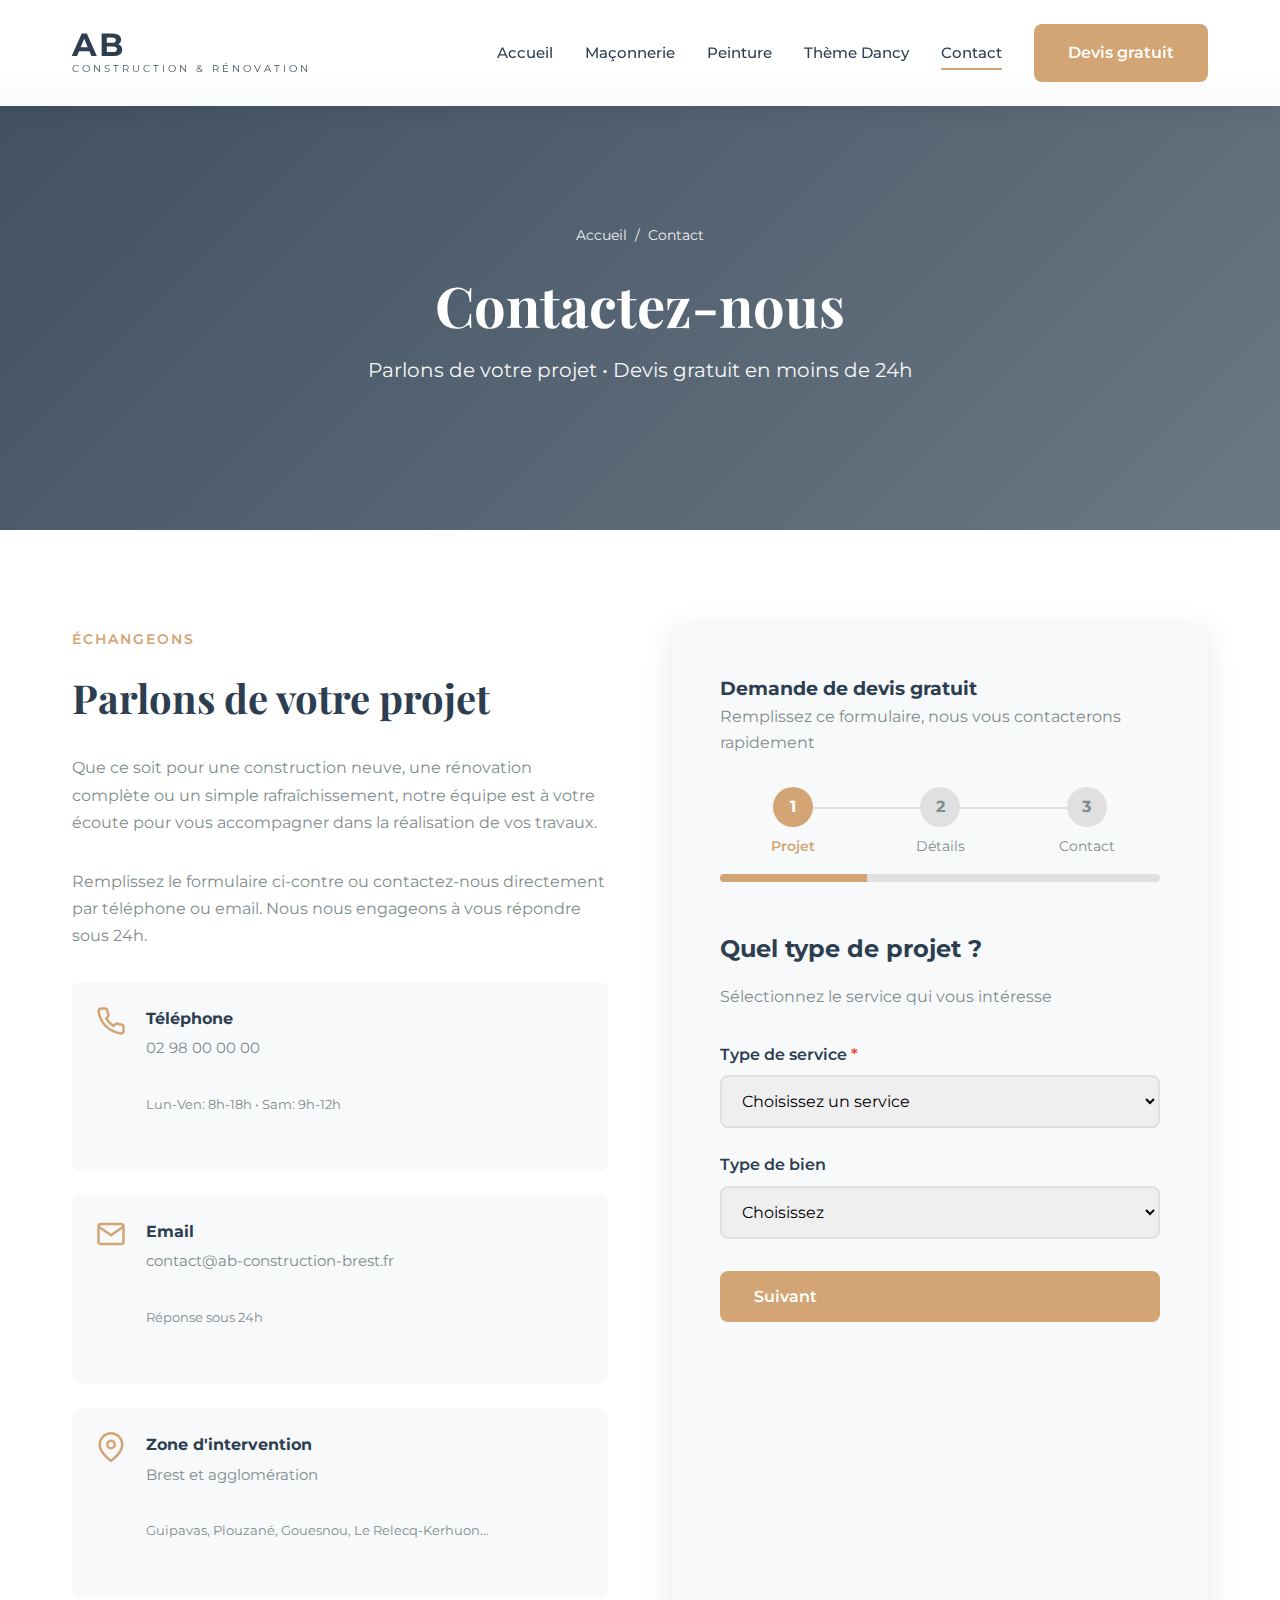
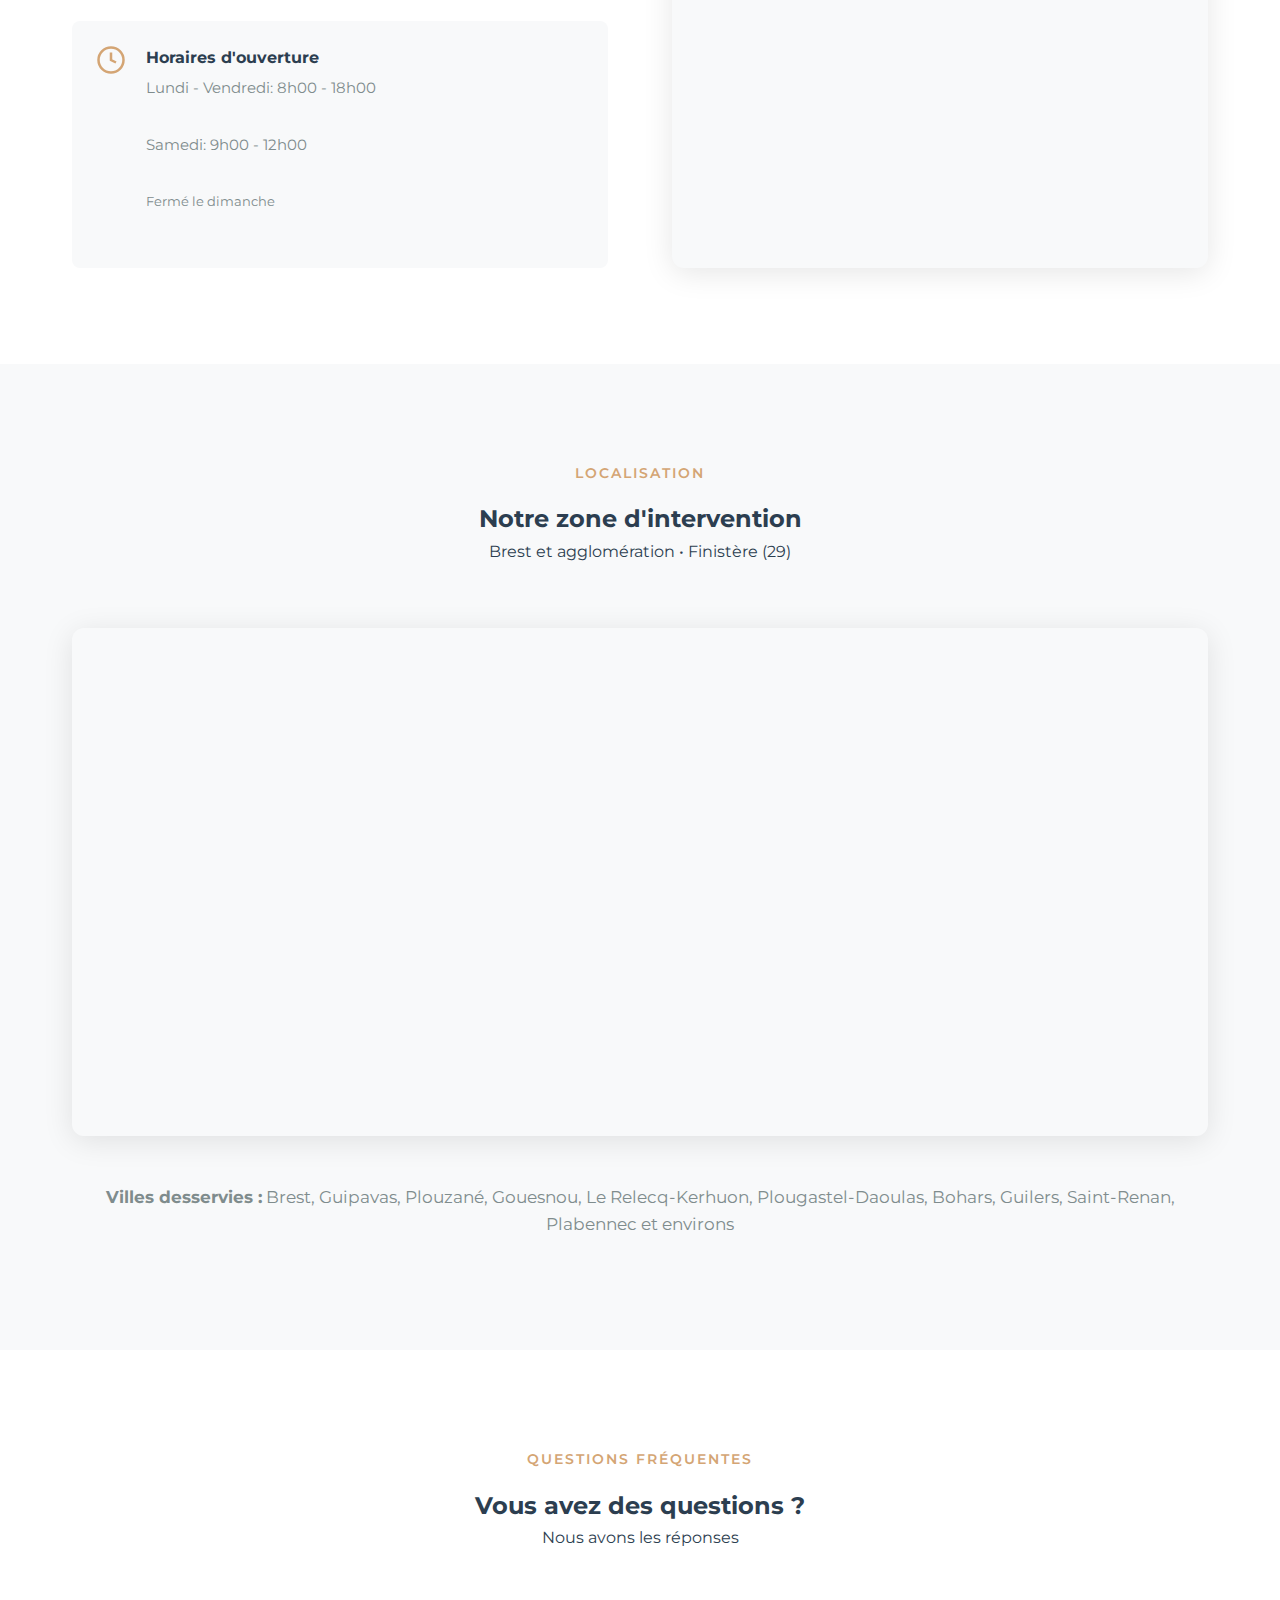
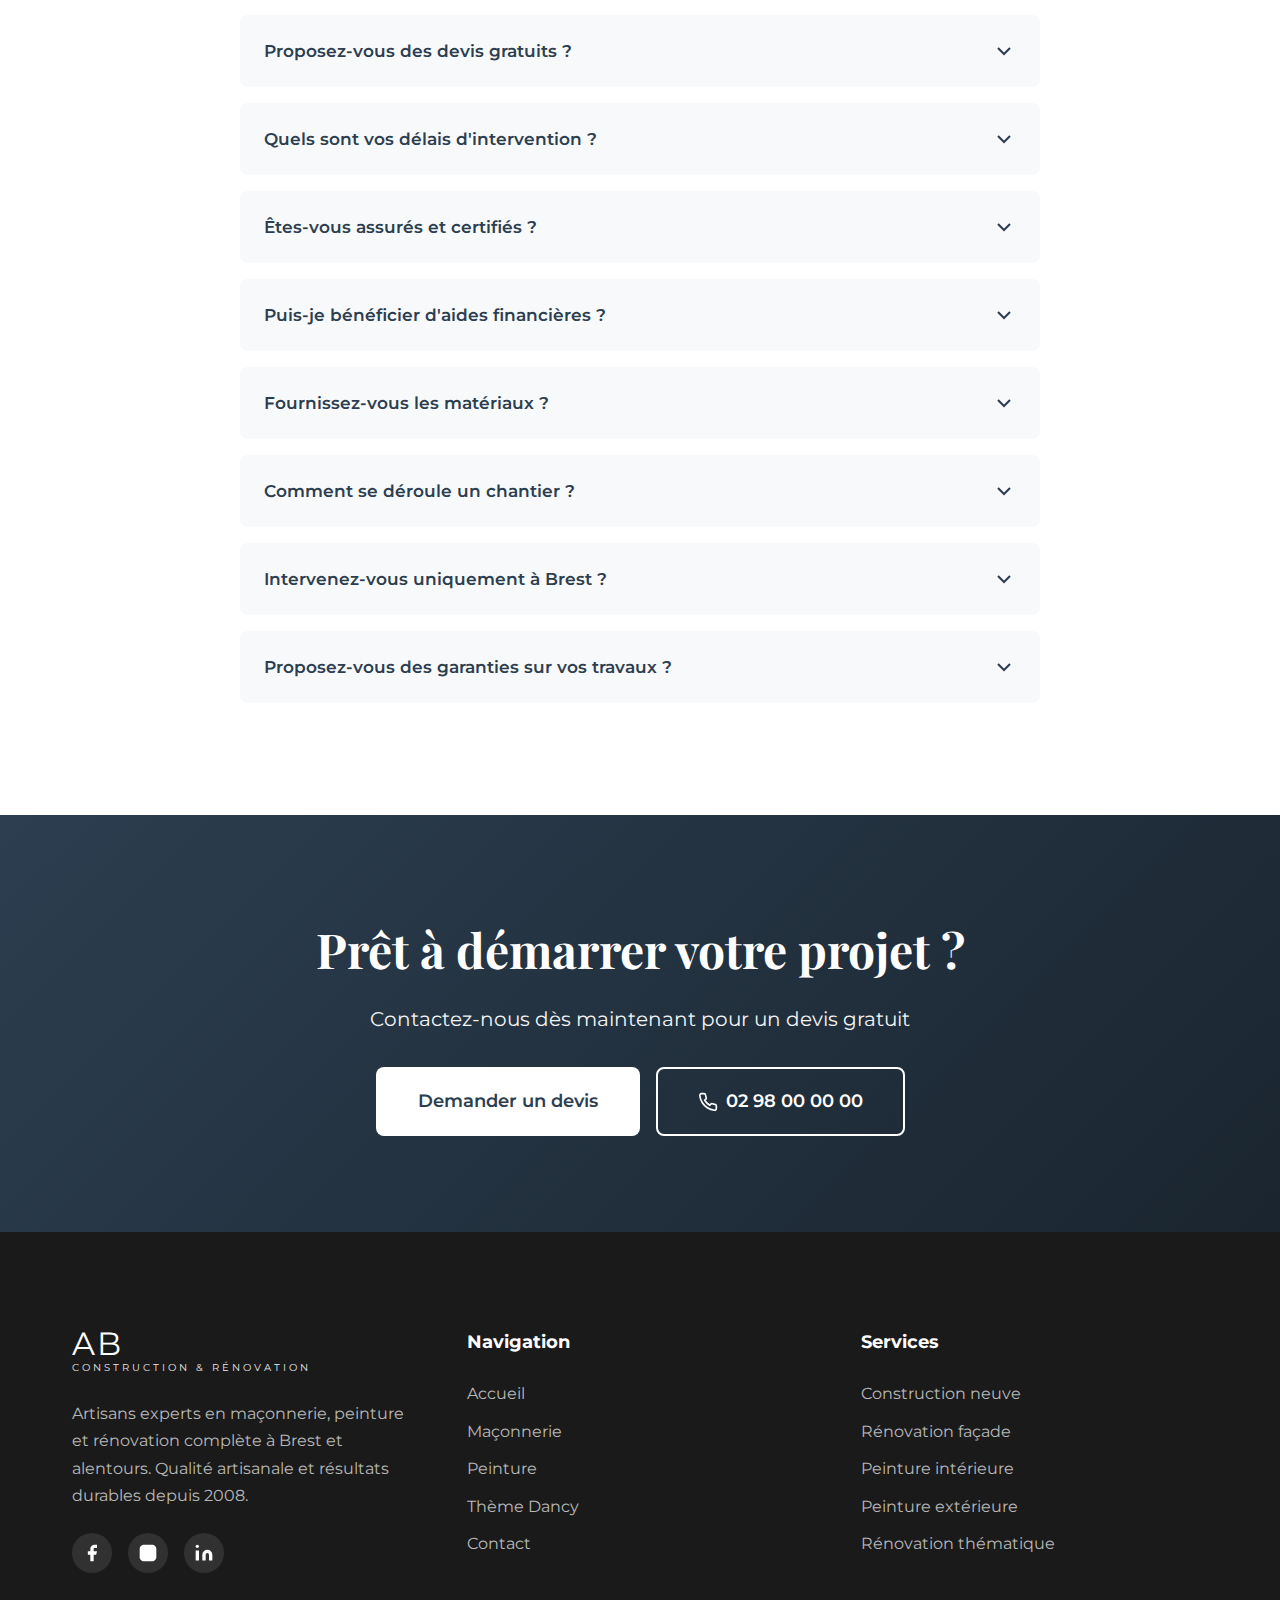
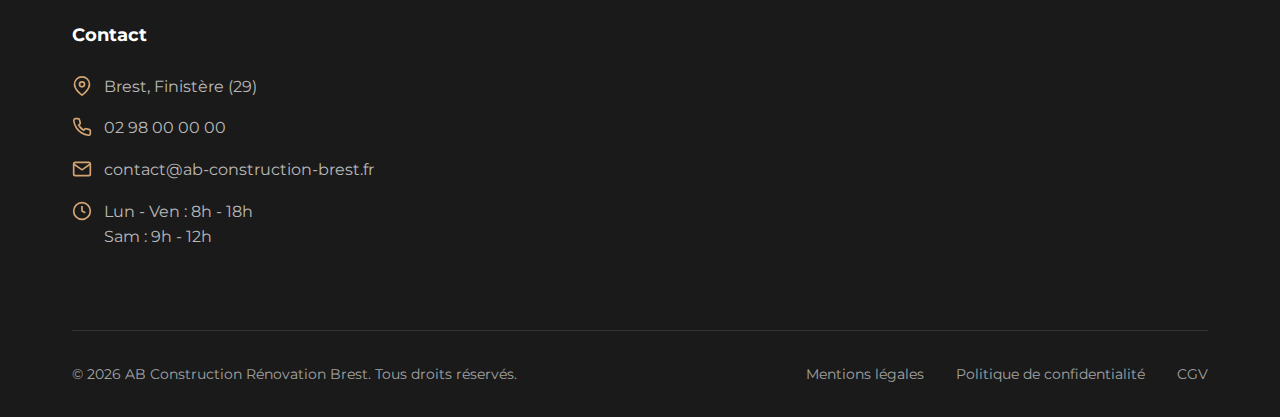
<file: contact.html>
<!DOCTYPE html>
<html lang="fr">
<head>
    <meta charset="UTF-8">
    <meta name="viewport" content="width=device-width, initial-scale=1.0">
    <meta name="description" content="Contactez AB Construction Rénovation Brest pour votre devis gratuit. Maçonnerie, peinture, rénovation complète.">
    <title>Contact & Devis Gratuit - AB Construction Rénovation Brest</title>
    <link rel="stylesheet" href="css/style.css">
    <link rel="stylesheet" href="css/pages.css">
    <link rel="preconnect" href="https://fonts.googleapis.com">
    <link rel="preconnect" href="https://fonts.gstatic.com" crossorigin>
    <link href="https://fonts.googleapis.com/css2?family=Montserrat:wght@300;400;500;600;700;800&family=Playfair+Display:wght@400;700&display=swap" rel="stylesheet">
</head>
<body>
    <!-- Navigation -->
    <nav class="navbar scrolled" id="navbar">
        <div class="container">
            <div class="nav-wrapper">
                <a href="index.html" class="logo">
                    <span class="logo-text">AB</span>
                    <span class="logo-subtitle">Construction & Rénovation</span>
                </a>
                
                <div class="nav-menu" id="navMenu">
                    <a href="index.html" class="nav-link">Accueil</a>
                    <a href="maconnerie.html" class="nav-link">Maçonnerie</a>
                    <a href="peinture.html" class="nav-link">Peinture</a>
                    <a href="theme-dancy.html" class="nav-link">Thème Dancy</a>
                    <a href="contact.html" class="nav-link active">Contact</a>
                    <a href="contact.html" class="btn btn-primary">Devis gratuit</a>
                </div>
                
                <button class="hamburger" id="hamburger">
                    <span></span>
                    <span></span>
                    <span></span>
                </button>
            </div>
        </div>
    </nav>

    <!-- Page Hero -->
    <section class="page-hero">
        <div class="page-hero-background" style="background-image: url('https://images.unsplash.com/photo-1600607687920-4e2a09cf159d?q=80&w=2070');"></div>
        <div class="page-hero-overlay"></div>
        <div class="container">
            <div class="page-hero-content">
                <div class="breadcrumb">
                    <a href="index.html">Accueil</a>
                    <span>/</span>
                    <span>Contact</span>
                </div>
                <h1>Contactez-nous</h1>
                <p>Parlons de votre projet • Devis gratuit en moins de 24h</p>
            </div>
        </div>
    </section>

    <!-- Contact Section -->
    <section class="contact-section">
        <div class="container">
            <div class="contact-grid">
                <div class="contact-info">
                    <span class="section-label">Échangeons</span>
                    <h2>Parlons de votre projet</h2>
                    <p>Que ce soit pour une construction neuve, une rénovation complète ou un simple rafraîchissement, notre équipe est à votre écoute pour vous accompagner dans la réalisation de vos travaux.</p>
                    <p>Remplissez le formulaire ci-contre ou contactez-nous directement par téléphone ou email. Nous nous engageons à vous répondre sous 24h.</p>
                    
                    <div class="contact-details">
                        <div class="contact-item">
                            <svg viewBox="0 0 24 24" fill="none" stroke="currentColor" stroke-width="2">
                                <path d="M22 16.92v3a2 2 0 0 1-2.18 2 19.79 19.79 0 0 1-8.63-3.07 19.5 19.5 0 0 1-6-6 19.79 19.79 0 0 1-3.07-8.67A2 2 0 0 1 4.11 2h3a2 2 0 0 1 2 1.72 12.84 12.84 0 0 0 .7 2.81 2 2 0 0 1-.45 2.11L8.09 9.91a16 16 0 0 0 6 6l1.27-1.27a2 2 0 0 1 2.11-.45 12.84 12.84 0 0 0 2.81.7A2 2 0 0 1 22 16.92z"/>
                            </svg>
                            <div class="contact-item-content">
                                <h4>Téléphone</h4>
                                <p><a href="tel:0298000000">02 98 00 00 00</a></p>
                                <p style="font-size: 0.813rem; margin-top: 0.25rem;">Lun-Ven: 8h-18h • Sam: 9h-12h</p>
                            </div>
                        </div>
                        
                        <div class="contact-item">
                            <svg viewBox="0 0 24 24" fill="none" stroke="currentColor" stroke-width="2">
                                <path d="M4 4h16c1.1 0 2 .9 2 2v12c0 1.1-.9 2-2 2H4c-1.1 0-2-.9-2-2V6c0-1.1.9-2 2-2z"/>
                                <polyline points="22,6 12,13 2,6"/>
                            </svg>
                            <div class="contact-item-content">
                                <h4>Email</h4>
                                <p><a href="mailto:contact@ab-construction-brest.fr">contact@ab-construction-brest.fr</a></p>
                                <p style="font-size: 0.813rem; margin-top: 0.25rem;">Réponse sous 24h</p>
                            </div>
                        </div>
                        
                        <div class="contact-item">
                            <svg viewBox="0 0 24 24" fill="none" stroke="currentColor" stroke-width="2">
                                <path d="M21 10c0 7-9 13-9 13s-9-6-9-13a9 9 0 0 1 18 0z"/>
                                <circle cx="12" cy="10" r="3"/>
                            </svg>
                            <div class="contact-item-content">
                                <h4>Zone d'intervention</h4>
                                <p>Brest et agglomération</p>
                                <p style="font-size: 0.813rem; margin-top: 0.25rem;">Guipavas, Plouzané, Gouesnou, Le Relecq-Kerhuon...</p>
                            </div>
                        </div>
                        
                        <div class="contact-item">
                            <svg viewBox="0 0 24 24" fill="none" stroke="currentColor" stroke-width="2">
                                <circle cx="12" cy="12" r="10"/>
                                <polyline points="12 6 12 12 16 14"/>
                            </svg>
                            <div class="contact-item-content">
                                <h4>Horaires d'ouverture</h4>
                                <p>Lundi - Vendredi: 8h00 - 18h00</p>
                                <p>Samedi: 9h00 - 12h00</p>
                                <p style="font-size: 0.813rem; margin-top: 0.25rem;">Fermé le dimanche</p>
                            </div>
                        </div>
                    </div>
                </div>
                
                <div class="contact-form-wrapper">
                    <h3>Demande de devis gratuit</h3>
                    <p style="margin-bottom: 2rem; color: var(--text-secondary);">Remplissez ce formulaire, nous vous contacterons rapidement</p>
                    
                    <form id="quoteForm" class="multi-step-form">
                        <div class="form-progress">
                            <div class="step-indicators">
                                <div class="step-indicator active">
                                    <div class="step-number">1</div>
                                    <div class="step-label">Projet</div>
                                </div>
                                <div class="step-indicator">
                                    <div class="step-number">2</div>
                                    <div class="step-label">Détails</div>
                                </div>
                                <div class="step-indicator">
                                    <div class="step-number">3</div>
                                    <div class="step-label">Contact</div>
                                </div>
                            </div>
                            <div class="progress-bar">
                                <div class="progress-bar-fill" style="width: 33%;"></div>
                            </div>
                        </div>
                        
                        <!-- Step 1: Project Type -->
                        <div class="form-step active">
                            <h3>Quel type de projet ?</h3>
                            <p>Sélectionnez le service qui vous intéresse</p>
                            
                            <div class="form-group">
                                <label class="form-label">Type de service <span class="required">*</span></label>
                                <select name="service" class="form-select" required>
                                    <option value="">Choisissez un service</option>
                                    <option value="maconnerie">Maçonnerie</option>
                                    <option value="peinture">Peinture</option>
                                    <option value="theme-dancy">Thème Dancy (Rénovation complète)</option>
                                    <option value="facade">Ravalement de façade</option>
                                    <option value="extension">Extension / Surélévation</option>
                                    <option value="autre">Autre</option>
                                </select>
                            </div>
                            
                            <div class="form-group">
                                <label class="form-label">Type de bien</label>
                                <select name="bien_type" class="form-select">
                                    <option value="">Choisissez</option>
                                    <option value="maison">Maison</option>
                                    <option value="appartement">Appartement</option>
                                    <option value="commerce">Local commercial</option>
                                    <option value="bureau">Bureau</option>
                                </select>
                            </div>
                            
                            <div class="form-actions">
                                <button type="button" class="btn btn-primary btn-next">Suivant</button>
                            </div>
                        </div>
                        
                        <!-- Step 2: Project Details -->
                        <div class="form-step">
                            <h3>Détails du projet</h3>
                            <p>Aidez-nous à mieux comprendre vos besoins</p>
                            
                            <div class="form-group">
                                <label class="form-label">Surface approximative (m²)</label>
                                <input type="number" name="surface" class="form-input" placeholder="Ex: 100">
                            </div>
                            
                            <div class="form-group">
                                <label class="form-label">Délai souhaité</label>
                                <select name="delai" class="form-select">
                                    <option value="">Choisissez</option>
                                    <option value="urgent">Urgent (moins d'1 mois)</option>
                                    <option value="court">Court terme (1-3 mois)</option>
                                    <option value="moyen">Moyen terme (3-6 mois)</option>
                                    <option value="flexible">Flexible</option>
                                </select>
                            </div>
                            
                            <div class="form-group">
                                <label class="form-label">Description de votre projet</label>
                                <textarea name="description" class="form-textarea" placeholder="Décrivez brièvement vos travaux..." rows="4"></textarea>
                            </div>
                            
                            <div class="form-actions">
                                <button type="button" class="btn btn-secondary btn-prev">Précédent</button>
                                <button type="button" class="btn btn-primary btn-next">Suivant</button>
                            </div>
                        </div>
                        
                        <!-- Step 3: Contact Info -->
                        <div class="form-step">
                            <h3>Vos coordonnées</h3>
                            <p>Pour vous envoyer votre devis personnalisé</p>
                            
                            <div class="form-group">
                                <label class="form-label">Nom complet <span class="required">*</span></label>
                                <input type="text" name="name" class="form-input" placeholder="Jean Dupont" required>
                            </div>
                            
                            <div class="form-group">
                                <label class="form-label">Téléphone <span class="required">*</span></label>
                                <input type="tel" name="phone" class="form-input" placeholder="02 98 00 00 00" required>
                            </div>
                            
                            <div class="form-group">
                                <label class="form-label">Email <span class="required">*</span></label>
                                <input type="email" name="email" class="form-input" placeholder="jean.dupont@email.com" required>
                            </div>
                            
                            <div class="form-group">
                                <label class="form-label">Code postal</label>
                                <input type="text" name="postal_code" class="form-input" placeholder="29200">
                            </div>
                            
                            <div class="form-group">
                                <div class="form-checkbox-wrapper">
                                    <input type="checkbox" id="consent" name="consent" class="form-checkbox" required>
                                    <label for="consent" class="form-checkbox-label">
                                        J'accepte d'être contacté par AB Construction concernant ma demande. 
                                        <a href="#">Politique de confidentialité</a>
                                    </label>
                                </div>
                            </div>
                            
                            <div class="form-actions">
                                <button type="button" class="btn btn-secondary btn-prev">Précédent</button>
                                <button type="submit" class="btn btn-primary">Envoyer ma demande</button>
                            </div>
                        </div>
                    </form>
                </div>
            </div>
        </div>
    </section>

    <!-- Map Section -->
    <section class="map-section">
        <div class="container">
            <div class="section-header text-center">
                <span class="section-label">Localisation</span>
                <h2>Notre zone d'intervention</h2>
                <p>Brest et agglomération • Finistère (29)</p>
            </div>
            
            <div class="map-container">
                <!-- Carte interactive Google Maps ou OpenStreetMap -->
                <iframe 
                    class="map-embed"
                    src="https://www.google.com/maps/embed?pb=!1m18!1m12!1m3!1d43231.61775084373!2d-4.516355250000001!3d48.390394!2m3!1f0!2f0!3f0!3m2!1i1024!2i768!4f13.1!3m3!1m2!1s0x4816bbe1d9925b93%3A0x4d02a52a739018c!2s29200%20Brest%2C%20France!5e0!3m2!1sfr!2sfr!4v1234567890123!5m2!1sfr!2sfr"
                    allowfullscreen=""
                    loading="lazy"
                    referrerpolicy="no-referrer-when-downgrade">
                </iframe>
            </div>
            
            <div style="margin-top: 3rem; text-align: center;">
                <p style="font-size: 1.0625rem; color: var(--text-secondary); margin-bottom: 1rem;">
                    <strong>Villes desservies :</strong> Brest, Guipavas, Plouzané, Gouesnou, Le Relecq-Kerhuon, Plougastel-Daoulas, 
                    Bohars, Guilers, Saint-Renan, Plabennec et environs
                </p>
            </div>
        </div>
    </section>

    <!-- FAQ Section -->
    <section class="faq-section">
        <div class="container">
            <div class="section-header text-center">
                <span class="section-label">Questions fréquentes</span>
                <h2>Vous avez des questions ?</h2>
                <p>Nous avons les réponses</p>
            </div>
            
            <div class="faq-container">
                <div class="faq-item">
                    <button class="faq-question">
                        <span>Proposez-vous des devis gratuits ?</span>
                        <svg class="faq-icon" viewBox="0 0 24 24" fill="none" stroke="currentColor" stroke-width="2">
                            <polyline points="6 9 12 15 18 9"/>
                        </svg>
                    </button>
                    <div class="faq-answer">
                        <div class="faq-answer-content">
                            Oui, tous nos devis sont gratuits et sans engagement. Après votre demande, nous planifions une visite sur site 
                            pour analyser votre projet et vous proposer un devis détaillé et transparent sous 24 à 48h.
                        </div>
                    </div>
                </div>
                
                <div class="faq-item">
                    <button class="faq-question">
                        <span>Quels sont vos délais d'intervention ?</span>
                        <svg class="faq-icon" viewBox="0 0 24 24" fill="none" stroke="currentColor" stroke-width="2">
                            <polyline points="6 9 12 15 18 9"/>
                        </svg>
                    </button>
                    <div class="faq-answer">
                        <div class="faq-answer-content">
                            Les délais varient selon la nature et l'ampleur des travaux. Pour des petits travaux de peinture, 
                            nous pouvons intervenir sous 2 à 3 semaines. Pour des projets plus importants (maçonnerie, rénovation complète), 
                            comptez 1 à 2 mois. Nous vous communiquons un planning précis dès l'acceptation du devis.
                        </div>
                    </div>
                </div>
                
                <div class="faq-item">
                    <button class="faq-question">
                        <span>Êtes-vous assurés et certifiés ?</span>
                        <svg class="faq-icon" viewBox="0 0 24 24" fill="none" stroke="currentColor" stroke-width="2">
                            <polyline points="6 9 12 15 18 9"/>
                        </svg>
                    </button>
                    <div class="faq-answer">
                        <div class="faq-answer-content">
                            Absolument. Nous disposons de toutes les assurances nécessaires : assurance décennale pour les travaux de maçonnerie, 
                            garantie de parfait achèvement et responsabilité civile professionnelle. Nous vous fournissons tous les justificatifs 
                            avant le début des travaux.
                        </div>
                    </div>
                </div>
                
                <div class="faq-item">
                    <button class="faq-question">
                        <span>Puis-je bénéficier d'aides financières ?</span>
                        <svg class="faq-icon" viewBox="0 0 24 24" fill="none" stroke="currentColor" stroke-width="2">
                            <polyline points="6 9 12 15 18 9"/>
                        </svg>
                    </button>
                    <div class="faq-answer">
                        <div class="faq-answer-content">
                            Selon la nature de vos travaux, vous pouvez être éligible à différentes aides : MaPrimeRénov', éco-PTZ, 
                            TVA réduite à 10% ou 5.5%, aides de l'ANAH, etc. Nous vous accompagnons dans vos démarches et vous conseillons 
                            sur les dispositifs adaptés à votre situation.
                        </div>
                    </div>
                </div>
                
                <div class="faq-item">
                    <button class="faq-question">
                        <span>Fournissez-vous les matériaux ?</span>
                        <svg class="faq-icon" viewBox="0 0 24 24" fill="none" stroke="currentColor" stroke-width="2">
                            <polyline points="6 9 12 15 18 9"/>
                        </svg>
                    </button>
                    <div class="faq-answer">
                        <div class="faq-answer-content">
                            Oui, nous nous chargeons de la fourniture de tous les matériaux nécessaires aux travaux. 
                            Nous travaillons avec des fournisseurs de confiance pour garantir la qualité. Vous pouvez également 
                            choisir de fournir vos propres matériaux si vous le souhaitez.
                        </div>
                    </div>
                </div>
                
                <div class="faq-item">
                    <button class="faq-question">
                        <span>Comment se déroule un chantier ?</span>
                        <svg class="faq-icon" viewBox="0 0 24 24" fill="none" stroke="currentColor" stroke-width="2">
                            <polyline points="6 9 12 15 18 9"/>
                        </svg>
                    </button>
                    <div class="faq-answer">
                        <div class="faq-answer-content">
                            Nous commençons par la préparation et la protection des zones non concernées. Ensuite, nos artisans 
                            réalisent les travaux selon le planning établi. Nous nettoyons quotidiennement le chantier et effectuons 
                            des points réguliers avec vous. À la fin, nous procédons à une réception des travaux ensemble et vous 
                            remettons tous les documents de garantie.
                        </div>
                    </div>
                </div>
                
                <div class="faq-item">
                    <button class="faq-question">
                        <span>Intervenez-vous uniquement à Brest ?</span>
                        <svg class="faq-icon" viewBox="0 0 24 24" fill="none" stroke="currentColor" stroke-width="2">
                            <polyline points="6 9 12 15 18 9"/>
                        </svg>
                    </button>
                    <div class="faq-answer">
                        <div class="faq-answer-content">
                            Nous intervenons principalement sur Brest et son agglomération (Guipavas, Plouzané, Gouesnou, Le Relecq-Kerhuon, etc.). 
                            Toutefois, pour des projets importants, nous pouvons nous déplacer dans un rayon de 30km autour de Brest. 
                            N'hésitez pas à nous contacter pour vérifier si votre commune est dans notre zone d'intervention.
                        </div>
                    </div>
                </div>
                
                <div class="faq-item">
                    <button class="faq-question">
                        <span>Proposez-vous des garanties sur vos travaux ?</span>
                        <svg class="faq-icon" viewBox="0 0 24 24" fill="none" stroke="currentColor" stroke-width="2">
                            <polyline points="6 9 12 15 18 9"/>
                        </svg>
                    </button>
                    <div class="faq-answer">
                        <div class="faq-answer-content">
                            Oui, nous offrons plusieurs garanties : garantie de parfait achèvement (1 an), garantie biennale pour les équipements (2 ans), 
                            et garantie décennale pour les travaux de gros œuvre (10 ans). Toutes ces garanties sont incluses dans nos prestations 
                            et vous sont remises par écrit.
                        </div>
                    </div>
                </div>
            </div>
        </div>
    </section>

    <!-- CTA Section -->
    <section class="cta-section">
        <div class="container">
            <div class="cta-content">
                <h2>Prêt à démarrer votre projet ?</h2>
                <p>Contactez-nous dès maintenant pour un devis gratuit</p>
                <div class="cta-buttons">
                    <a href="#" onclick="window.scrollTo({top: 0, behavior: 'smooth'}); return false;" class="btn btn-white btn-lg">Demander un devis</a>
                    <a href="tel:0298000000" class="btn btn-outline-white btn-lg">
                        <svg viewBox="0 0 24 24" fill="none" stroke="currentColor" stroke-width="2">
                            <path d="M22 16.92v3a2 2 0 0 1-2.18 2 19.79 19.79 0 0 1-8.63-3.07 19.5 19.5 0 0 1-6-6 19.79 19.79 0 0 1-3.07-8.67A2 2 0 0 1 4.11 2h3a2 2 0 0 1 2 1.72 12.84 12.84 0 0 0 .7 2.81 2 2 0 0 1-.45 2.11L8.09 9.91a16 16 0 0 0 6 6l1.27-1.27a2 2 0 0 1 2.11-.45 12.84 12.84 0 0 0 2.81.7A2 2 0 0 1 22 16.92z"/>
                        </svg>
                        02 98 00 00 00
                    </a>
                </div>
            </div>
        </div>
    </section>

    <!-- Footer -->
    <footer class="footer">
        <div class="container">
            <div class="footer-content">
                <div class="footer-column">
                    <a href="index.html" class="footer-logo">
                        <span class="logo-text">AB</span>
                        <span class="logo-subtitle">Construction & Rénovation</span>
                    </a>
                    <p class="footer-description">
                        Artisans experts en maçonnerie, peinture et rénovation complète à Brest et alentours. 
                        Qualité artisanale et résultats durables depuis 2008.
                    </p>
                    <div class="footer-social">
                        <a href="#" class="social-link" aria-label="Facebook">
                            <svg viewBox="0 0 24 24" fill="currentColor">
                                <path d="M18 2h-3a5 5 0 0 0-5 5v3H7v4h3v8h4v-8h3l1-4h-4V7a1 1 0 0 1 1-1h3z"/>
                            </svg>
                        </a>
                        <a href="#" class="social-link" aria-label="Instagram">
                            <svg viewBox="0 0 24 24" fill="currentColor">
                                <rect x="2" y="2" width="20" height="20" rx="5" ry="5"/>
                                <path d="M16 11.37A4 4 0 1 1 12.63 8 4 4 0 0 1 16 11.37z"/>
                                <line x1="17.5" y1="6.5" x2="17.51" y2="6.5"/>
                            </svg>
                        </a>
                        <a href="#" class="social-link" aria-label="LinkedIn">
                            <svg viewBox="0 0 24 24" fill="currentColor">
                                <path d="M16 8a6 6 0 0 1 6 6v7h-4v-7a2 2 0 0 0-2-2 2 2 0 0 0-2 2v7h-4v-7a6 6 0 0 1 6-6z"/>
                                <rect x="2" y="9" width="4" height="12"/>
                                <circle cx="4" cy="4" r="2"/>
                            </svg>
                        </a>
                    </div>
                </div>
                
                <div class="footer-column">
                    <h4>Navigation</h4>
                    <ul class="footer-links">
                        <li><a href="index.html">Accueil</a></li>
                        <li><a href="maconnerie.html">Maçonnerie</a></li>
                        <li><a href="peinture.html">Peinture</a></li>
                        <li><a href="theme-dancy.html">Thème Dancy</a></li>
                        <li><a href="contact.html">Contact</a></li>
                    </ul>
                </div>
                
                <div class="footer-column">
                    <h4>Services</h4>
                    <ul class="footer-links">
                        <li><a href="maconnerie.html">Construction neuve</a></li>
                        <li><a href="maconnerie.html">Rénovation façade</a></li>
                        <li><a href="peinture.html">Peinture intérieure</a></li>
                        <li><a href="peinture.html">Peinture extérieure</a></li>
                        <li><a href="theme-dancy.html">Rénovation thématique</a></li>
                    </ul>
                </div>
                
                <div class="footer-column">
                    <h4>Contact</h4>
                    <ul class="footer-contact">
                        <li>
                            <svg viewBox="0 0 24 24" fill="none" stroke="currentColor" stroke-width="2">
                                <path d="M21 10c0 7-9 13-9 13s-9-6-9-13a9 9 0 0 1 18 0z"/>
                                <circle cx="12" cy="10" r="3"/>
                            </svg>
                            <span>Brest, Finistère (29)</span>
                        </li>
                        <li>
                            <svg viewBox="0 0 24 24" fill="none" stroke="currentColor" stroke-width="2">
                                <path d="M22 16.92v3a2 2 0 0 1-2.18 2 19.79 19.79 0 0 1-8.63-3.07 19.5 19.5 0 0 1-6-6 19.79 19.79 0 0 1-3.07-8.67A2 2 0 0 1 4.11 2h3a2 2 0 0 1 2 1.72 12.84 12.84 0 0 0 .7 2.81 2 2 0 0 1-.45 2.11L8.09 9.91a16 16 0 0 0 6 6l1.27-1.27a2 2 0 0 1 2.11-.45 12.84 12.84 0 0 0 2.81.7A2 2 0 0 1 22 16.92z"/>
                            </svg>
                            <a href="tel:0298000000">02 98 00 00 00</a>
                        </li>
                        <li>
                            <svg viewBox="0 0 24 24" fill="none" stroke="currentColor" stroke-width="2">
                                <path d="M4 4h16c1.1 0 2 .9 2 2v12c0 1.1-.9 2-2 2H4c-1.1 0-2-.9-2-2V6c0-1.1.9-2 2-2z"/>
                                <polyline points="22,6 12,13 2,6"/>
                            </svg>
                            <a href="mailto:contact@ab-construction-brest.fr">contact@ab-construction-brest.fr</a>
                        </li>
                        <li>
                            <svg viewBox="0 0 24 24" fill="none" stroke="currentColor" stroke-width="2">
                                <circle cx="12" cy="12" r="10"/>
                                <polyline points="12 6 12 12 16 14"/>
                            </svg>
                            <span>Lun - Ven : 8h - 18h<br>Sam : 9h - 12h</span>
                        </li>
                    </ul>
                </div>
            </div>
            
            <div class="footer-bottom">
                <p>&copy; 2026 AB Construction Rénovation Brest. Tous droits réservés.</p>
                <div class="footer-legal">
                    <a href="#">Mentions légales</a>
                    <a href="#">Politique de confidentialité</a>
                    <a href="#">CGV</a>
                </div>
            </div>
        </div>
    </footer>

    <!-- Floating CTA Button -->
    <a href="tel:0298000000" class="floating-cta" id="floatingCta">
        <svg viewBox="0 0 24 24" fill="none" stroke="currentColor" stroke-width="2">
            <path d="M22 16.92v3a2 2 0 0 1-2.18 2 19.79 19.79 0 0 1-8.63-3.07 19.5 19.5 0 0 1-6-6 19.79 19.79 0 0 1-3.07-8.67A2 2 0 0 1 4.11 2h3a2 2 0 0 1 2 1.72 12.84 12.84 0 0 0 .7 2.81 2 2 0 0 1-.45 2.11L8.09 9.91a16 16 0 0 0 6 6l1.27-1.27a2 2 0 0 1 2.11-.45 12.84 12.84 0 0 0 2.81.7A2 2 0 0 1 22 16.92z"/>
        </svg>
        <span>Appeler</span>
    </a>

    <script src="js/main.js"></script>
    <script>
        // FAQ Accordion
        document.querySelectorAll('.faq-question').forEach(button => {
            button.addEventListener('click', () => {
                const faqItem = button.parentElement;
                const isActive = faqItem.classList.contains('active');
                
                // Close all FAQ items
                document.querySelectorAll('.faq-item').forEach(item => {
                    item.classList.remove('active');
                });
                
                // Open clicked item if it wasn't active
                if (!isActive) {
                    faqItem.classList.add('active');
                }
            });
        });
    </script>
</body>
</html>
</file>
<file: css/pages.css>
/* ===========================
   PAGE HERO
   =========================== */

.page-hero {
    position: relative;
    height: 50vh;
    min-height: 400px;
    display: flex;
    align-items: center;
    justify-content: center;
    overflow: hidden;
    margin-top: 80px;
}

.page-hero-background {
    position: absolute;
    top: 0;
    left: 0;
    width: 100%;
    height: 100%;
    background-size: cover;
    background-position: center;
    z-index: 0;
}

.page-hero-overlay {
    position: absolute;
    top: 0;
    left: 0;
    width: 100%;
    height: 100%;
    background: linear-gradient(135deg, rgba(44, 62, 80, 0.9) 0%, rgba(44, 62, 80, 0.7) 100%);
    z-index: 1;
}

.page-hero-content {
    position: relative;
    z-index: 2;
    text-align: center;
    color: var(--text-light);
}

.breadcrumb {
    display: flex;
    align-items: center;
    justify-content: center;
    gap: 0.5rem;
    margin-bottom: 1.5rem;
    font-size: 0.875rem;
    opacity: 0.9;
}

.breadcrumb a {
    transition: var(--transition-normal);
}

.breadcrumb a:hover {
    color: var(--primary-color);
}

.page-hero-content h1 {
    font-family: var(--font-heading);
    font-size: 3.5rem;
    font-weight: 700;
    margin-bottom: 1rem;
    line-height: 1.2;
}

.page-hero-content p {
    font-size: 1.25rem;
    max-width: 600px;
    margin: 0 auto;
    opacity: 0.95;
}

/* ===========================
   SERVICE INTRO
   =========================== */

.service-intro {
    padding: var(--spacing-xl) 0;
}

.intro-grid {
    display: grid;
    grid-template-columns: 1fr 1fr;
    gap: 4rem;
    align-items: center;
}

.intro-content h2 {
    font-family: var(--font-heading);
    font-size: 2.5rem;
    font-weight: 700;
    margin-bottom: 1.5rem;
    color: var(--text-primary);
    line-height: 1.2;
}

.intro-content p {
    color: var(--text-secondary);
    line-height: 1.8;
    margin-bottom: 1.5rem;
    font-size: 1.0625rem;
}

.intro-features {
    margin-top: 2.5rem;
    display: flex;
    flex-direction: column;
    gap: 1.5rem;
}

.feature-item {
    display: flex;
    align-items: flex-start;
    gap: 1.25rem;
    padding: 1.5rem;
    background: var(--bg-light);
    border-radius: var(--radius-md);
    transition: var(--transition-normal);
}

.feature-item:hover {
    transform: translateX(10px);
    box-shadow: 0 5px 20px var(--shadow-color);
}

.feature-item svg {
    width: 40px;
    height: 40px;
    color: var(--primary-color);
    flex-shrink: 0;
}

.feature-item h4 {
    font-size: 1.125rem;
    font-weight: 700;
    margin-bottom: 0.25rem;
    color: var(--text-primary);
}

.feature-item p {
    color: var(--text-secondary);
    font-size: 0.938rem;
    margin: 0;
}

.intro-image {
    position: relative;
    border-radius: var(--radius-lg);
    overflow: hidden;
    box-shadow: 0 10px 40px var(--shadow-color);
}

.intro-image img {
    width: 100%;
    height: auto;
    display: block;
}

.intro-badge {
    position: absolute;
    bottom: 2rem;
    right: 2rem;
    background: var(--primary-color);
    color: var(--text-light);
    padding: 1.5rem;
    border-radius: var(--radius-md);
    text-align: center;
    box-shadow: 0 5px 20px rgba(0, 0, 0, 0.2);
}

.badge-number {
    font-size: 2.5rem;
    font-weight: 700;
    line-height: 1;
}

.badge-text {
    font-size: 0.875rem;
    margin-top: 0.5rem;
    opacity: 0.95;
}

/* ===========================
   SERVICES DETAILS
   =========================== */

.services-details {
    padding: var(--spacing-xl) 0;
    background: var(--bg-light);
}

.details-grid {
    display: grid;
    grid-template-columns: repeat(auto-fit, minmax(350px, 1fr));
    gap: 2rem;
}

.detail-card {
    background: var(--bg-color);
    padding: 2.5rem;
    border-radius: var(--radius-lg);
    box-shadow: 0 5px 20px var(--shadow-color);
    transition: var(--transition-normal);
}

.detail-card:hover {
    transform: translateY(-10px);
    box-shadow: 0 15px 40px rgba(0, 0, 0, 0.15);
}

.detail-icon {
    width: 70px;
    height: 70px;
    display: flex;
    align-items: center;
    justify-content: center;
    background: var(--primary-light);
    border-radius: var(--radius-md);
    margin-bottom: 1.5rem;
}

.detail-icon svg {
    width: 36px;
    height: 36px;
    color: var(--primary-dark);
}

.detail-card h3 {
    font-size: 1.5rem;
    font-weight: 700;
    margin-bottom: 1rem;
    color: var(--text-primary);
}

.detail-card > p {
    color: var(--text-secondary);
    line-height: 1.7;
    margin-bottom: 1.5rem;
}

.detail-card ul {
    display: flex;
    flex-direction: column;
    gap: 0.75rem;
}

.detail-card ul li {
    padding-left: 1.75rem;
    position: relative;
    color: var(--text-secondary);
    font-size: 0.938rem;
}

.detail-card ul li::before {
    content: '✓';
    position: absolute;
    left: 0;
    color: var(--primary-color);
    font-weight: 700;
    font-size: 1.125rem;
}

/* ===========================
   PROCESS SECTION
   =========================== */

.process-section {
    padding: var(--spacing-xl) 0;
}

.process-timeline {
    max-width: 900px;
    margin: 0 auto;
    position: relative;
}

.process-timeline::before {
    content: '';
    position: absolute;
    left: 50px;
    top: 30px;
    bottom: 30px;
    width: 2px;
    background: linear-gradient(180deg, var(--primary-color) 0%, var(--primary-light) 100%);
}

.process-item {
    display: flex;
    gap: 2rem;
    margin-bottom: 3rem;
    position: relative;
}

.process-item:last-child {
    margin-bottom: 0;
}

.process-number {
    width: 100px;
    height: 100px;
    flex-shrink: 0;
    background: linear-gradient(135deg, var(--primary-color) 0%, var(--primary-dark) 100%);
    color: var(--text-light);
    border-radius: 50%;
    display: flex;
    align-items: center;
    justify-content: center;
    font-size: 2rem;
    font-weight: 700;
    box-shadow: 0 5px 20px rgba(212, 165, 116, 0.4);
    position: relative;
    z-index: 2;
}

.process-content {
    flex: 1;
    padding: 1.5rem 0;
}

.process-content h3 {
    font-size: 1.5rem;
    font-weight: 700;
    margin-bottom: 1rem;
    color: var(--text-primary);
}

.process-content p {
    color: var(--text-secondary);
    line-height: 1.7;
}

/* ===========================
   GALLERY SECTION
   =========================== */

.gallery-section {
    padding: var(--spacing-xl) 0;
    background: var(--bg-light);
}

.masonry-gallery {
    display: grid;
    grid-template-columns: repeat(auto-fill, minmax(350px, 1fr));
    gap: 2rem;
}

.gallery-item-large {
    position: relative;
    border-radius: var(--radius-lg);
    overflow: hidden;
    cursor: pointer;
    transition: var(--transition-normal);
}

.gallery-item-large:hover {
    transform: scale(1.02);
    box-shadow: 0 15px 40px rgba(0, 0, 0, 0.2);
}

.gallery-item-large img {
    width: 100%;
    height: 350px;
    object-fit: cover;
    display: block;
    transition: var(--transition-slow);
}

.gallery-item-large:hover img {
    transform: scale(1.1);
}

.gallery-overlay {
    position: absolute;
    bottom: 0;
    left: 0;
    right: 0;
    padding: 2rem;
    background: linear-gradient(180deg, transparent 0%, rgba(0, 0, 0, 0.85) 100%);
    color: var(--text-light);
    transform: translateY(20px);
    opacity: 0;
    transition: var(--transition-normal);
}

.gallery-item-large:hover .gallery-overlay {
    transform: translateY(0);
    opacity: 1;
}

.gallery-overlay h4 {
    font-size: 1.25rem;
    font-weight: 700;
    margin-bottom: 0.5rem;
}

.gallery-overlay p {
    font-size: 0.938rem;
    opacity: 0.9;
}

/* ===========================
   GUARANTEES SECTION
   =========================== */

.guarantees-section {
    padding: var(--spacing-xl) 0;
}

.guarantees-grid {
    display: grid;
    grid-template-columns: repeat(auto-fit, minmax(250px, 1fr));
    gap: 2rem;
}

.guarantee-card {
    text-align: center;
    padding: 2.5rem 2rem;
    background: var(--bg-light);
    border-radius: var(--radius-lg);
    transition: var(--transition-normal);
}

.guarantee-card:hover {
    transform: translateY(-10px);
    box-shadow: 0 10px 30px var(--shadow-color);
}

.guarantee-card svg {
    width: 60px;
    height: 60px;
    color: var(--primary-color);
    margin: 0 auto 1.5rem;
}

.guarantee-card h3 {
    font-size: 1.25rem;
    font-weight: 700;
    margin-bottom: 1rem;
    color: var(--text-primary);
}

.guarantee-card p {
    color: var(--text-secondary);
    line-height: 1.7;
}

/* ===========================
   COLOR PALETTE (for peinture page)
   =========================== */

.color-palette-section {
    padding: var(--spacing-xl) 0;
}

.palette-grid {
    display: grid;
    grid-template-columns: repeat(auto-fill, minmax(200px, 1fr));
    gap: 1.5rem;
}

.color-card {
    border-radius: var(--radius-md);
    overflow: hidden;
    box-shadow: 0 5px 15px var(--shadow-color);
    transition: var(--transition-normal);
    cursor: pointer;
}

.color-card:hover {
    transform: translateY(-5px);
    box-shadow: 0 10px 30px rgba(0, 0, 0, 0.15);
}

.color-swatch {
    height: 200px;
}

.color-info {
    padding: 1.25rem;
    background: var(--bg-color);
}

.color-name {
    font-weight: 700;
    margin-bottom: 0.25rem;
    color: var(--text-primary);
}

.color-code {
    font-size: 0.875rem;
    color: var(--text-secondary);
    font-family: 'Courier New', monospace;
}

/* ===========================
   BEFORE AFTER COMPARISON
   =========================== */

.comparison-section {
    padding: var(--spacing-xl) 0;
    background: var(--bg-light);
}

.comparison-grid {
    display: grid;
    grid-template-columns: repeat(auto-fit, minmax(400px, 1fr));
    gap: 3rem;
}

.comparison-item {
    background: var(--bg-color);
    border-radius: var(--radius-lg);
    overflow: hidden;
    box-shadow: 0 5px 20px var(--shadow-color);
}

.comparison-images {
    position: relative;
    height: 400px;
}

.comparison-label {
    position: absolute;
    top: 1rem;
    padding: 0.5rem 1rem;
    background: rgba(0, 0, 0, 0.7);
    color: var(--text-light);
    font-weight: 600;
    font-size: 0.875rem;
    border-radius: var(--radius-sm);
    z-index: 10;
}

.comparison-label.before {
    left: 1rem;
}

.comparison-label.after {
    right: 1rem;
}

.comparison-info {
    padding: 2rem;
}

.comparison-info h3 {
    font-size: 1.375rem;
    font-weight: 700;
    margin-bottom: 0.75rem;
    color: var(--text-primary);
}

.comparison-info p {
    color: var(--text-secondary);
    line-height: 1.7;
    margin-bottom: 1rem;
}

.comparison-details {
    display: flex;
    gap: 1.5rem;
    padding-top: 1rem;
    border-top: 1px solid var(--border-color);
}

.detail-item {
    display: flex;
    align-items: center;
    gap: 0.5rem;
    font-size: 0.875rem;
    color: var(--text-secondary);
}

.detail-item svg {
    width: 18px;
    height: 18px;
    color: var(--primary-color);
}

/* ===========================
   FAQ SECTION
   =========================== */

.faq-section {
    padding: var(--spacing-xl) 0;
}

.faq-container {
    max-width: 800px;
    margin: 0 auto;
}

.faq-item {
    background: var(--bg-light);
    border-radius: var(--radius-md);
    margin-bottom: 1rem;
    overflow: hidden;
    transition: var(--transition-normal);
}

.faq-question {
    width: 100%;
    padding: 1.5rem;
    display: flex;
    justify-content: space-between;
    align-items: center;
    font-weight: 600;
    font-size: 1.0625rem;
    color: var(--text-primary);
    cursor: pointer;
    transition: var(--transition-normal);
}

.faq-question:hover {
    background: var(--bg-color);
}

.faq-icon {
    width: 24px;
    height: 24px;
    flex-shrink: 0;
    transition: var(--transition-normal);
}

.faq-item.active .faq-icon {
    transform: rotate(180deg);
}

.faq-answer {
    max-height: 0;
    overflow: hidden;
    transition: max-height 0.3s ease;
}

.faq-item.active .faq-answer {
    max-height: 500px;
}

.faq-answer-content {
    padding: 0 1.5rem 1.5rem;
    color: var(--text-secondary);
    line-height: 1.7;
}

/* ===========================
   CONTACT FORM
   =========================== */

.contact-section {
    padding: var(--spacing-xl) 0;
}

.contact-grid {
    display: grid;
    grid-template-columns: 1fr 1fr;
    gap: 4rem;
}

.contact-info h2 {
    font-family: var(--font-heading);
    font-size: 2.5rem;
    font-weight: 700;
    margin-bottom: 1.5rem;
    color: var(--text-primary);
}

.contact-info p {
    color: var(--text-secondary);
    line-height: 1.7;
    margin-bottom: 2rem;
}

.contact-details {
    display: flex;
    flex-direction: column;
    gap: 1.5rem;
}

.contact-item {
    display: flex;
    align-items: flex-start;
    gap: 1.25rem;
    padding: 1.5rem;
    background: var(--bg-light);
    border-radius: var(--radius-md);
}

.contact-item svg {
    width: 30px;
    height: 30px;
    color: var(--primary-color);
    flex-shrink: 0;
}

.contact-item-content h4 {
    font-weight: 700;
    margin-bottom: 0.25rem;
    color: var(--text-primary);
}

.contact-item-content p,
.contact-item-content a {
    color: var(--text-secondary);
    font-size: 0.938rem;
}

.contact-item-content a:hover {
    color: var(--primary-color);
}

.contact-form-wrapper {
    background: var(--bg-light);
    padding: 3rem;
    border-radius: var(--radius-lg);
    box-shadow: 0 5px 30px var(--shadow-color);
}

.form-group {
    margin-bottom: 1.5rem;
}

.form-label {
    display: block;
    font-weight: 600;
    margin-bottom: 0.5rem;
    color: var(--text-primary);
}

.form-label .required {
    color: var(--accent-color);
}

.form-input,
.form-textarea,
.form-select {
    width: 100%;
    padding: 0.875rem 1rem;
    border: 2px solid var(--border-color);
    border-radius: var(--radius-md);
    font-family: inherit;
    font-size: 1rem;
    transition: var(--transition-normal);
}

.form-input:focus,
.form-textarea:focus,
.form-select:focus {
    outline: none;
    border-color: var(--primary-color);
    box-shadow: 0 0 0 3px rgba(212, 165, 116, 0.1);
}

.form-textarea {
    resize: vertical;
    min-height: 150px;
}

.form-checkbox-wrapper {
    display: flex;
    align-items: flex-start;
    gap: 0.75rem;
}

.form-checkbox {
    margin-top: 0.25rem;
    cursor: pointer;
}

.form-checkbox-label {
    font-size: 0.875rem;
    color: var(--text-secondary);
    line-height: 1.5;
}

.form-checkbox-label a {
    color: var(--primary-color);
    text-decoration: underline;
}

.form-submit {
    width: 100%;
    padding: 1rem;
    background: var(--primary-color);
    color: var(--text-light);
    border: none;
    border-radius: var(--radius-md);
    font-weight: 600;
    font-size: 1.0625rem;
    cursor: pointer;
    transition: var(--transition-normal);
}

.form-submit:hover {
    background: var(--primary-dark);
    transform: translateY(-2px);
    box-shadow: 0 5px 20px rgba(212, 165, 116, 0.3);
}

/* ===========================
   MAP SECTION
   =========================== */

.map-section {
    padding: var(--spacing-xl) 0;
    background: var(--bg-light);
}

.map-container {
    border-radius: var(--radius-lg);
    overflow: hidden;
    box-shadow: 0 5px 30px var(--shadow-color);
}

.map-embed {
    width: 100%;
    height: 500px;
    border: none;
}

/* ===========================
   MULTI-STEP FORM
   =========================== */

.multi-step-form {
    max-width: 700px;
    margin: 0 auto;
}

.form-progress {
    margin-bottom: 3rem;
}

.step-indicators {
    display: flex;
    justify-content: space-between;
    margin-bottom: 1rem;
}

.step-indicator {
    flex: 1;
    text-align: center;
    position: relative;
}

.step-indicator::before {
    content: '';
    position: absolute;
    top: 20px;
    left: 50%;
    right: -50%;
    height: 2px;
    background: var(--border-color);
    z-index: 0;
}

.step-indicator:last-child::before {
    display: none;
}

.step-number {
    width: 40px;
    height: 40px;
    border-radius: 50%;
    background: var(--border-color);
    color: var(--text-secondary);
    display: inline-flex;
    align-items: center;
    justify-content: center;
    font-weight: 700;
    margin-bottom: 0.5rem;
    position: relative;
    z-index: 1;
    transition: var(--transition-normal);
}

.step-indicator.active .step-number {
    background: var(--primary-color);
    color: var(--text-light);
}

.step-indicator.completed .step-number {
    background: var(--primary-dark);
    color: var(--text-light);
}

.step-label {
    font-size: 0.875rem;
    color: var(--text-secondary);
}

.step-indicator.active .step-label {
    color: var(--primary-color);
    font-weight: 600;
}

.progress-bar {
    width: 100%;
    height: 8px;
    background: var(--border-color);
    border-radius: var(--radius-sm);
    overflow: hidden;
}

.progress-bar-fill {
    height: 100%;
    background: var(--primary-color);
    transition: width 0.3s ease;
}

.form-step {
    display: none;
}

.form-step.active {
    display: block;
    animation: fadeInUp 0.5s ease;
}

.form-step h3 {
    font-size: 1.5rem;
    font-weight: 700;
    margin-bottom: 1rem;
    color: var(--text-primary);
}

.form-step > p {
    color: var(--text-secondary);
    margin-bottom: 2rem;
}

.form-actions {
    display: flex;
    gap: 1rem;
    margin-top: 2rem;
}

.btn-prev,
.btn-next {
    flex: 1;
}

/* ===========================
   RESPONSIVE
   =========================== */

@media (max-width: 1024px) {
    .page-hero-content h1 {
        font-size: 2.5rem;
    }
    
    .intro-grid,
    .contact-grid {
        grid-template-columns: 1fr;
        gap: 3rem;
    }
    
    .intro-image {
        order: -1;
    }
}

@media (max-width: 768px) {
    .page-hero {
        height: 40vh;
        min-height: 300px;
    }
    
    .page-hero-content h1 {
        font-size: 2rem;
    }
    
    .details-grid,
    .comparison-grid {
        grid-template-columns: 1fr;
    }
    
    .process-timeline::before {
        left: 35px;
    }
    
    .process-number {
        width: 70px;
        height: 70px;
        font-size: 1.5rem;
    }
    
    .masonry-gallery {
        grid-template-columns: 1fr;
    }
    
    .contact-form-wrapper {
        padding: 2rem;
    }
    
    .form-actions {
        flex-direction: column;
    }
}

@media (max-width: 480px) {
    .intro-content h2 {
        font-size: 1.75rem;
    }
    
    .feature-item {
        flex-direction: column;
        text-align: center;
    }
    
    .process-item {
        flex-direction: column;
        align-items: center;
        text-align: center;
    }
    
    .process-timeline::before {
        display: none;
    }
}
</file>
<file: css/style.css>
/* ===========================
   VARIABLES & RESET
   =========================== */

:root {
    /* Couleurs principales */
    --primary-color: #D4A574;
    --primary-dark: #B8925F;
    --primary-light: #E5C29F;
    
    --secondary-color: #2C3E50;
    --secondary-dark: #1A252F;
    --secondary-light: #34495E;
    
    --accent-color: #E74C3C;
    --accent-hover: #C0392B;
    
    /* Couleurs neutres */
    --bg-color: #FFFFFF;
    --bg-light: #F8F9FA;
    --bg-dark: #1A1A1A;
    
    --text-primary: #2C3E50;
    --text-secondary: #7F8C8D;
    --text-light: #FFFFFF;
    
    --border-color: #E0E0E0;
    --shadow-color: rgba(0, 0, 0, 0.1);
    
    /* Typographie */
    --font-primary: 'Montserrat', sans-serif;
    --font-heading: 'Playfair Display', serif;
    
    /* Espacements */
    --spacing-xs: 0.5rem;
    --spacing-sm: 1rem;
    --spacing-md: 2rem;
    --spacing-lg: 4rem;
    --spacing-xl: 6rem;
    
    /* Transitions */
    --transition-fast: 0.2s ease;
    --transition-normal: 0.3s ease;
    --transition-slow: 0.5s ease;
    
    /* Border radius */
    --radius-sm: 4px;
    --radius-md: 8px;
    --radius-lg: 12px;
    --radius-xl: 20px;
}

* {
    margin: 0;
    padding: 0;
    box-sizing: border-box;
}

html {
    scroll-behavior: smooth;
    font-size: 16px;
}

body {
    font-family: var(--font-primary);
    color: var(--text-primary);
    background-color: var(--bg-color);
    line-height: 1.6;
    overflow-x: hidden;
}

img {
    max-width: 100%;
    height: auto;
    display: block;
}

a {
    text-decoration: none;
    color: inherit;
    transition: var(--transition-normal);
}

ul {
    list-style: none;
}

button {
    background: none;
    border: none;
    cursor: pointer;
    font-family: inherit;
}

/* ===========================
   UTILITIES
   =========================== */

.container {
    max-width: 1200px;
    margin: 0 auto;
    padding: 0 var(--spacing-md);
}

.text-center {
    text-align: center;
}

.section-header {
    margin-bottom: var(--spacing-lg);
}

.section-label {
    display: inline-block;
    font-size: 0.875rem;
    font-weight: 600;
    text-transform: uppercase;
    letter-spacing: 2px;
    color: var(--primary-color);
    margin-bottom: var(--spacing-sm);
}

.section-title {
    font-family: var(--font-heading);
    font-size: 2.5rem;
    font-weight: 700;
    color: var(--text-primary);
    margin-bottom: var(--spacing-sm);
    line-height: 1.2;
}

.section-subtitle {
    font-size: 1.125rem;
    color: var(--text-secondary);
    max-width: 600px;
    margin: 0 auto;
}

/* ===========================
   BUTTONS
   =========================== */

.btn {
    display: inline-flex;
    align-items: center;
    gap: 0.5rem;
    padding: 0.875rem 2rem;
    border-radius: var(--radius-md);
    font-weight: 600;
    font-size: 1rem;
    transition: var(--transition-normal);
    cursor: pointer;
    border: 2px solid transparent;
    white-space: nowrap;
}

.btn svg {
    width: 20px;
    height: 20px;
}

.btn-primary {
    background: var(--primary-color);
    color: var(--text-light);
}

.btn-primary:hover {
    background: var(--primary-dark);
    transform: translateY(-2px);
    box-shadow: 0 8px 20px rgba(212, 165, 116, 0.3);
}

.btn-secondary {
    background: var(--secondary-color);
    color: var(--text-light);
}

.btn-secondary:hover {
    background: var(--secondary-dark);
    transform: translateY(-2px);
}

.btn-outline {
    background: transparent;
    color: var(--text-light);
    border-color: var(--text-light);
}

.btn-outline:hover {
    background: var(--text-light);
    color: var(--text-primary);
}

.btn-white {
    background: var(--bg-color);
    color: var(--text-primary);
}

.btn-white:hover {
    background: var(--bg-light);
    transform: translateY(-2px);
}

.btn-outline-white {
    background: transparent;
    color: var(--text-light);
    border-color: var(--text-light);
}

.btn-outline-white:hover {
    background: var(--text-light);
    color: var(--text-primary);
}

.btn-text {
    padding: 0.5rem 0;
    color: var(--primary-color);
    font-weight: 600;
}

.btn-text:hover {
    color: var(--primary-dark);
}

.btn-text svg {
    transition: var(--transition-normal);
}

.btn-text:hover svg {
    transform: translateX(5px);
}

.btn-lg {
    padding: 1.125rem 2.5rem;
    font-size: 1.125rem;
}

/* ===========================
   NAVIGATION
   =========================== */

.navbar {
    position: fixed;
    top: 0;
    left: 0;
    width: 100%;
    z-index: 1000;
    background: transparent;
    transition: var(--transition-normal);
}

.navbar.scrolled {
    background: rgba(255, 255, 255, 0.98);
    backdrop-filter: blur(10px);
    box-shadow: 0 2px 20px var(--shadow-color);
}

.navbar.scrolled .nav-link,
.navbar.scrolled .logo {
    color: var(--text-primary);
}

.nav-wrapper {
    display: flex;
    justify-content: space-between;
    align-items: center;
    padding: 1.5rem 0;
}

.logo {
    display: flex;
    flex-direction: column;
    font-weight: 700;
    color: var(--text-light);
    transition: var(--transition-normal);
}

.logo-text {
    font-size: 2rem;
    line-height: 1;
    letter-spacing: 2px;
}

.logo-subtitle {
    font-size: 0.625rem;
    font-weight: 400;
    letter-spacing: 3px;
    text-transform: uppercase;
    opacity: 0.9;
}

.nav-menu {
    display: flex;
    align-items: center;
    gap: 2rem;
}

.nav-link {
    font-size: 0.938rem;
    font-weight: 500;
    color: var(--text-light);
    position: relative;
    transition: var(--transition-normal);
}

.nav-link::after {
    content: '';
    position: absolute;
    bottom: -5px;
    left: 0;
    width: 0;
    height: 2px;
    background: var(--primary-color);
    transition: var(--transition-normal);
}

.nav-link:hover::after,
.nav-link.active::after {
    width: 100%;
}

.hamburger {
    display: none;
    flex-direction: column;
    gap: 5px;
    padding: 0.5rem;
}

.hamburger span {
    width: 25px;
    height: 2px;
    background: var(--text-light);
    transition: var(--transition-normal);
}

.navbar.scrolled .hamburger span {
    background: var(--text-primary);
}

/* ===========================
   HERO SECTION
   =========================== */

.hero {
    position: relative;
    height: 100vh;
    min-height: 600px;
    display: flex;
    align-items: center;
    justify-content: center;
    overflow: hidden;
}

.hero-background {
    position: absolute;
    top: 0;
    left: 0;
    width: 100%;
    height: 100%;
    z-index: 0;
}

.hero-video,
.hero-image {
    position: absolute;
    top: 0;
    left: 0;
    width: 100%;
    height: 100%;
    object-fit: cover;
}

.hero-overlay {
    position: absolute;
    top: 0;
    left: 0;
    width: 100%;
    height: 100%;
    background: linear-gradient(135deg, rgba(44, 62, 80, 0.85) 0%, rgba(44, 62, 80, 0.6) 100%);
    z-index: 1;
}

.hero-container {
    position: relative;
    z-index: 2;
}

.hero-content {
    text-align: center;
    color: var(--text-light);
    animation: fadeInUp 1s ease;
}

.hero-title {
    display: flex;
    flex-direction: column;
    gap: 0.5rem;
    margin-bottom: var(--spacing-md);
}

.hero-title-small {
    font-size: 1.25rem;
    font-weight: 400;
    text-transform: uppercase;
    letter-spacing: 3px;
    opacity: 0.9;
}

.hero-title-main {
    font-family: var(--font-heading);
    font-size: 4.5rem;
    font-weight: 700;
    line-height: 1.1;
    letter-spacing: -1px;
}

.hero-title-location {
    font-size: 1.5rem;
    font-weight: 300;
    opacity: 0.95;
}

.hero-subtitle {
    font-size: 1.25rem;
    max-width: 700px;
    margin: 0 auto var(--spacing-lg);
    opacity: 0.95;
    line-height: 1.7;
}

.hero-cta {
    display: flex;
    justify-content: center;
    flex-wrap: wrap;
    gap: 1rem;
    margin-bottom: var(--spacing-lg);
}

.hero-stats {
    display: flex;
    justify-content: center;
    gap: 3rem;
    margin-top: var(--spacing-lg);
    padding-top: var(--spacing-lg);
    border-top: 1px solid rgba(255, 255, 255, 0.2);
}

.stat-item {
    display: flex;
    flex-direction: column;
    align-items: center;
}

.stat-number {
    font-size: 2.5rem;
    font-weight: 700;
    color: var(--primary-color);
    line-height: 1;
}

.stat-label {
    font-size: 0.875rem;
    opacity: 0.8;
    margin-top: 0.5rem;
}

.scroll-indicator {
    position: absolute;
    bottom: 2rem;
    left: 50%;
    transform: translateX(-50%);
    display: flex;
    flex-direction: column;
    align-items: center;
    gap: 0.5rem;
    color: var(--text-light);
    opacity: 0.7;
    animation: bounce 2s infinite;
    z-index: 2;
}

.scroll-indicator span {
    font-size: 0.875rem;
    text-transform: uppercase;
    letter-spacing: 2px;
}

.scroll-arrow {
    width: 30px;
    height: 30px;
    border: 2px solid var(--text-light);
    border-left: none;
    border-top: none;
    transform: rotate(45deg);
}

@keyframes fadeInUp {
    from {
        opacity: 0;
        transform: translateY(30px);
    }
    to {
        opacity: 1;
        transform: translateY(0);
    }
}

@keyframes bounce {
    0%, 20%, 50%, 80%, 100% {
        transform: translateX(-50%) translateY(0);
    }
    40% {
        transform: translateX(-50%) translateY(-10px);
    }
    60% {
        transform: translateX(-50%) translateY(-5px);
    }
}

/* ===========================
   SOCIAL PROOF
   =========================== */

.social-proof {
    padding: var(--spacing-lg) 0;
    background: var(--bg-light);
}

.social-proof-wrapper {
    overflow: hidden;
}

.trust-badges {
    display: flex;
    justify-content: center;
    align-items: center;
    gap: 3rem;
    flex-wrap: wrap;
}

.badge-item {
    display: flex;
    align-items: center;
    gap: 0.75rem;
    padding: 1rem 1.5rem;
    background: var(--bg-color);
    border-radius: var(--radius-md);
    box-shadow: 0 2px 10px var(--shadow-color);
    transition: var(--transition-normal);
}

.badge-item:hover {
    transform: translateY(-5px);
    box-shadow: 0 5px 20px rgba(0, 0, 0, 0.15);
}

.badge-icon {
    width: 30px;
    height: 30px;
    color: var(--primary-color);
}

.badge-item span {
    font-weight: 600;
    color: var(--text-primary);
    font-size: 0.938rem;
}

/* ===========================
   WHY US SECTION
   =========================== */

.why-us {
    padding: var(--spacing-xl) 0;
}

.why-us-grid {
    display: grid;
    grid-template-columns: repeat(auto-fit, minmax(300px, 1fr));
    gap: 2rem;
}

.why-card {
    padding: 2rem;
    background: var(--bg-light);
    border-radius: var(--radius-lg);
    transition: var(--transition-normal);
}

.why-card:hover {
    transform: translateY(-10px);
    box-shadow: 0 10px 40px rgba(0, 0, 0, 0.1);
}

.why-icon {
    width: 60px;
    height: 60px;
    display: flex;
    align-items: center;
    justify-content: center;
    background: var(--primary-color);
    border-radius: var(--radius-md);
    margin-bottom: 1.5rem;
}

.why-icon svg {
    width: 30px;
    height: 30px;
    color: var(--text-light);
}

.why-card h3 {
    font-size: 1.375rem;
    font-weight: 700;
    margin-bottom: 1rem;
    color: var(--text-primary);
}

.why-card p {
    color: var(--text-secondary);
    line-height: 1.7;
}

/* ===========================
   SERVICES SECTION
   =========================== */

.services {
    padding: var(--spacing-xl) 0;
    background: var(--bg-light);
}

.services-grid {
    display: grid;
    grid-template-columns: repeat(auto-fit, minmax(350px, 1fr));
    gap: 2rem;
}

.service-card {
    background: var(--bg-color);
    border-radius: var(--radius-lg);
    overflow: hidden;
    box-shadow: 0 5px 20px var(--shadow-color);
    transition: var(--transition-normal);
}

.service-card:hover {
    transform: translateY(-10px);
    box-shadow: 0 15px 40px rgba(0, 0, 0, 0.15);
}

.service-image {
    height: 280px;
    background-size: cover;
    background-position: center;
    position: relative;
}

.service-image::after {
    content: '';
    position: absolute;
    top: 0;
    left: 0;
    width: 100%;
    height: 100%;
    background: linear-gradient(180deg, transparent 0%, rgba(0, 0, 0, 0.3) 100%);
}

.service-content {
    padding: 2rem;
}

.service-content h3 {
    font-family: var(--font-heading);
    font-size: 1.75rem;
    font-weight: 700;
    margin-bottom: 1rem;
    color: var(--text-primary);
}

.service-content > p {
    color: var(--text-secondary);
    margin-bottom: 1.5rem;
    line-height: 1.7;
}

.service-features {
    margin: 1.5rem 0;
}

.service-features li {
    padding: 0.5rem 0;
    padding-left: 1.5rem;
    position: relative;
    color: var(--text-secondary);
}

.service-features li::before {
    content: '✓';
    position: absolute;
    left: 0;
    color: var(--primary-color);
    font-weight: 700;
}

/* ===========================
   REALISATIONS SECTION
   =========================== */

.realisations {
    padding: var(--spacing-xl) 0;
}

.filter-buttons {
    display: flex;
    justify-content: center;
    flex-wrap: wrap;
    gap: 1rem;
    margin-bottom: var(--spacing-lg);
}

.filter-btn {
    padding: 0.75rem 1.5rem;
    border-radius: var(--radius-md);
    font-weight: 600;
    font-size: 0.938rem;
    background: var(--bg-light);
    color: var(--text-primary);
    transition: var(--transition-normal);
}

.filter-btn:hover,
.filter-btn.active {
    background: var(--primary-color);
    color: var(--text-light);
}

.gallery-grid {
    display: grid;
    grid-template-columns: repeat(auto-fill, minmax(350px, 1fr));
    gap: 2rem;
}

.gallery-item {
    transition: var(--transition-normal);
}

.gallery-item.hidden {
    display: none;
}

.before-after {
    border-radius: var(--radius-lg);
    overflow: hidden;
    box-shadow: 0 5px 20px var(--shadow-color);
    transition: var(--transition-normal);
}

.before-after:hover {
    box-shadow: 0 10px 40px rgba(0, 0, 0, 0.15);
}

.before-after-wrapper {
    position: relative;
    height: 300px;
    overflow: hidden;
}

.before-after-image {
    position: absolute;
    top: 0;
    left: 0;
    width: 100%;
    height: 100%;
    background-size: cover;
    background-position: center;
}

.before-after-image.after {
    clip-path: inset(0 50% 0 0);
}

.before-after-slider {
    position: absolute;
    top: 0;
    left: 50%;
    width: 4px;
    height: 100%;
    background: var(--primary-color);
    cursor: ew-resize;
    z-index: 10;
}

.slider-button {
    position: absolute;
    top: 50%;
    left: 50%;
    transform: translate(-50%, -50%);
    width: 50px;
    height: 50px;
    background: var(--primary-color);
    border-radius: 50%;
    display: flex;
    align-items: center;
    justify-content: center;
    box-shadow: 0 2px 10px rgba(0, 0, 0, 0.3);
}

.slider-button svg {
    width: 24px;
    height: 24px;
    color: var(--text-light);
}

.gallery-single-image {
    height: 300px;
    background-size: cover;
    background-position: center;
}

.gallery-info {
    padding: 1.5rem;
    background: var(--bg-color);
}

.gallery-info h4 {
    font-size: 1.125rem;
    font-weight: 700;
    margin-bottom: 0.5rem;
    color: var(--text-primary);
}

.gallery-info p {
    color: var(--text-secondary);
    font-size: 0.938rem;
}

/* ===========================
   TESTIMONIALS SECTION
   =========================== */

.testimonials {
    padding: var(--spacing-xl) 0;
    background: var(--bg-light);
}

.testimonials-slider {
    position: relative;
    overflow: hidden;
    margin-bottom: var(--spacing-md);
}

.testimonial-track {
    display: flex;
    gap: 2rem;
    transition: transform 0.5s ease;
}

.testimonial-card {
    min-width: 100%;
    max-width: 700px;
    margin: 0 auto;
    padding: 3rem;
    background: var(--bg-color);
    border-radius: var(--radius-lg);
    box-shadow: 0 5px 30px var(--shadow-color);
}

.testimonial-rating {
    display: flex;
    gap: 0.25rem;
    margin-bottom: 1.5rem;
    justify-content: center;
}

.testimonial-rating svg {
    width: 24px;
    height: 24px;
    color: #FFD700;
}

.testimonial-text {
    font-size: 1.125rem;
    line-height: 1.8;
    color: var(--text-primary);
    margin-bottom: 2rem;
    text-align: center;
    font-style: italic;
}

.testimonial-author {
    display: flex;
    align-items: center;
    gap: 1rem;
    justify-content: center;
}

.author-avatar {
    width: 60px;
    height: 60px;
    border-radius: 50%;
    background: var(--primary-color);
    display: flex;
    align-items: center;
    justify-content: center;
    color: var(--text-light);
    font-weight: 700;
    font-size: 1.25rem;
}

.author-name {
    font-weight: 700;
    color: var(--text-primary);
    margin-bottom: 0.25rem;
}

.author-location {
    font-size: 0.875rem;
    color: var(--text-secondary);
}

.testimonial-controls {
    display: flex;
    justify-content: center;
    gap: 1rem;
}

.testimonial-prev,
.testimonial-next {
    width: 50px;
    height: 50px;
    border-radius: 50%;
    background: var(--primary-color);
    display: flex;
    align-items: center;
    justify-content: center;
    transition: var(--transition-normal);
}

.testimonial-prev:hover,
.testimonial-next:hover {
    background: var(--primary-dark);
    transform: scale(1.1);
}

.testimonial-prev svg,
.testimonial-next svg {
    width: 24px;
    height: 24px;
    color: var(--text-light);
}

/* ===========================
   CTA SECTION
   =========================== */

.cta-section {
    padding: var(--spacing-xl) 0;
    background: linear-gradient(135deg, var(--secondary-color) 0%, var(--secondary-dark) 100%);
    color: var(--text-light);
    text-align: center;
}

.cta-content h2 {
    font-family: var(--font-heading);
    font-size: 3rem;
    font-weight: 700;
    margin-bottom: 1rem;
}

.cta-content p {
    font-size: 1.25rem;
    margin-bottom: 2rem;
    opacity: 0.95;
}

.cta-buttons {
    display: flex;
    justify-content: center;
    flex-wrap: wrap;
    gap: 1rem;
}

/* ===========================
   FOOTER
   =========================== */

.footer {
    background: var(--bg-dark);
    color: var(--text-light);
    padding: var(--spacing-xl) 0 var(--spacing-md);
}

.footer-content {
    display: grid;
    grid-template-columns: repeat(auto-fit, minmax(250px, 1fr));
    gap: 3rem;
    margin-bottom: var(--spacing-lg);
}

.footer-logo {
    display: flex;
    flex-direction: column;
    margin-bottom: 1.5rem;
}

.footer-description {
    color: rgba(255, 255, 255, 0.7);
    line-height: 1.7;
    margin-bottom: 1.5rem;
}

.footer-social {
    display: flex;
    gap: 1rem;
}

.social-link {
    width: 40px;
    height: 40px;
    border-radius: 50%;
    background: rgba(255, 255, 255, 0.1);
    display: flex;
    align-items: center;
    justify-content: center;
    transition: var(--transition-normal);
}

.social-link:hover {
    background: var(--primary-color);
    transform: translateY(-3px);
}

.social-link svg {
    width: 20px;
    height: 20px;
}

.footer-column h4 {
    font-size: 1.125rem;
    font-weight: 700;
    margin-bottom: 1.5rem;
    color: var(--text-light);
}

.footer-links li {
    margin-bottom: 0.75rem;
}

.footer-links a {
    color: rgba(255, 255, 255, 0.7);
    transition: var(--transition-normal);
}

.footer-links a:hover {
    color: var(--primary-color);
    padding-left: 5px;
}

.footer-contact li {
    display: flex;
    align-items: flex-start;
    gap: 0.75rem;
    margin-bottom: 1rem;
    color: rgba(255, 255, 255, 0.7);
}

.footer-contact svg {
    width: 20px;
    height: 20px;
    color: var(--primary-color);
    flex-shrink: 0;
    margin-top: 2px;
}

.footer-contact a {
    color: rgba(255, 255, 255, 0.7);
    transition: var(--transition-normal);
}

.footer-contact a:hover {
    color: var(--primary-color);
}

.footer-bottom {
    padding-top: var(--spacing-md);
    border-top: 1px solid rgba(255, 255, 255, 0.1);
    display: flex;
    justify-content: space-between;
    align-items: center;
    flex-wrap: wrap;
    gap: 1rem;
}

.footer-bottom p {
    color: rgba(255, 255, 255, 0.6);
    font-size: 0.875rem;
}

.footer-legal {
    display: flex;
    gap: 2rem;
}

.footer-legal a {
    color: rgba(255, 255, 255, 0.6);
    font-size: 0.875rem;
    transition: var(--transition-normal);
}

.footer-legal a:hover {
    color: var(--primary-color);
}

/* ===========================
   FLOATING CTA
   =========================== */

.floating-cta {
    position: fixed;
    bottom: 2rem;
    right: 2rem;
    z-index: 999;
    display: flex;
    align-items: center;
    gap: 0.75rem;
    padding: 1rem 1.5rem;
    background: var(--primary-color);
    color: var(--text-light);
    border-radius: var(--radius-xl);
    box-shadow: 0 5px 30px rgba(212, 165, 116, 0.4);
    font-weight: 600;
    transition: var(--transition-normal);
    animation: pulse 2s infinite;
}

.floating-cta:hover {
    background: var(--primary-dark);
    transform: translateY(-5px);
    box-shadow: 0 10px 40px rgba(212, 165, 116, 0.5);
}

.floating-cta svg {
    width: 24px;
    height: 24px;
}

@keyframes pulse {
    0%, 100% {
        box-shadow: 0 5px 30px rgba(212, 165, 116, 0.4);
    }
    50% {
        box-shadow: 0 5px 40px rgba(212, 165, 116, 0.6);
    }
}

/* ===========================
   RESPONSIVE
   =========================== */

@media (max-width: 1024px) {
    .section-title {
        font-size: 2rem;
    }
    
    .hero-title-main {
        font-size: 3.5rem;
    }
    
    .services-grid,
    .gallery-grid {
        grid-template-columns: repeat(auto-fit, minmax(300px, 1fr));
    }
}

@media (max-width: 768px) {
    .nav-menu {
        position: fixed;
        top: 0;
        right: -100%;
        width: 80%;
        max-width: 400px;
        height: 100vh;
        background: var(--bg-color);
        flex-direction: column;
        justify-content: center;
        align-items: center;
        gap: 2rem;
        transition: var(--transition-normal);
        box-shadow: -5px 0 20px var(--shadow-color);
    }
    
    .nav-menu.active {
        right: 0;
    }
    
    .nav-link {
        color: var(--text-primary);
        font-size: 1.25rem;
    }
    
    .hamburger {
        display: flex;
        z-index: 1001;
    }
    
    .hamburger.active span:nth-child(1) {
        transform: rotate(45deg) translate(5px, 5px);
    }
    
    .hamburger.active span:nth-child(2) {
        opacity: 0;
    }
    
    .hamburger.active span:nth-child(3) {
        transform: rotate(-45deg) translate(7px, -6px);
    }
    
    .hero-title-main {
        font-size: 2.5rem;
    }
    
    .hero-title-small {
        font-size: 1rem;
    }
    
    .hero-title-location {
        font-size: 1.125rem;
    }
    
    .hero-subtitle {
        font-size: 1rem;
    }
    
    .hero-stats {
        flex-direction: column;
        gap: 1.5rem;
    }
    
    .hero-cta {
        flex-direction: column;
        align-items: stretch;
    }
    
    .hero-cta .btn {
        justify-content: center;
    }
    
    .trust-badges {
        gap: 1.5rem;
    }
    
    .badge-item {
        flex-direction: column;
        text-align: center;
    }
    
    .why-us-grid,
    .services-grid {
        grid-template-columns: 1fr;
    }
    
    .gallery-grid {
        grid-template-columns: 1fr;
    }
    
    .testimonial-card {
        padding: 2rem 1.5rem;
    }
    
    .cta-content h2 {
        font-size: 2rem;
    }
    
    .cta-content p {
        font-size: 1rem;
    }
    
    .cta-buttons {
        flex-direction: column;
        align-items: stretch;
    }
    
    .footer-content {
        grid-template-columns: 1fr;
        gap: 2rem;
    }
    
    .footer-bottom {
        flex-direction: column;
        text-align: center;
    }
    
    .floating-cta {
        bottom: 1rem;
        right: 1rem;
        padding: 0.875rem 1.25rem;
    }
    
    .floating-cta span {
        display: none;
    }
}

@media (max-width: 480px) {
    .container {
        padding: 0 var(--spacing-sm);
    }
    
    .section-title {
        font-size: 1.75rem;
    }
    
    .hero-title-main {
        font-size: 2rem;
    }
    
    .btn-lg {
        padding: 1rem 1.5rem;
        font-size: 1rem;
    }
    
    .filter-buttons {
        gap: 0.5rem;
    }
    
    .filter-btn {
        padding: 0.5rem 1rem;
        font-size: 0.875rem;
    }
}
</file>
